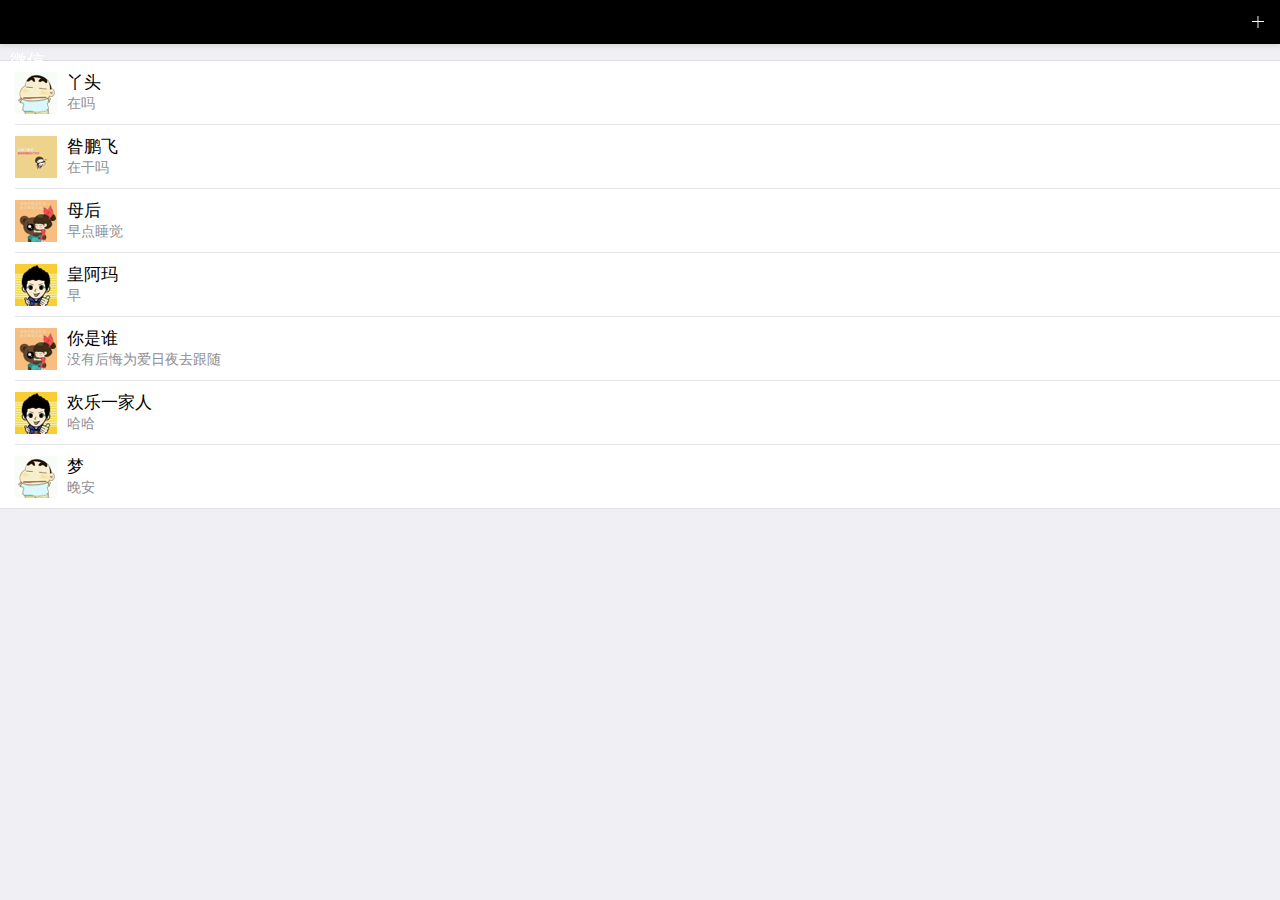
<file: index.html>
<!DOCTYPE html>
<html>
<head>
    <meta charset="utf-8">
    <meta name="viewport" content="width=device-width,initial-scale=1,minimum-scale=1,maximum-scale=1,user-scalable=no" />
    <title>首页 微信</title>
    <script src="js/mui.min.js"></script>
    <link href="css/mui.min.css" rel="stylesheet"/>
    <link rel="stylesheet" href="css/index.css" />
    <script type="text/javascript" charset="utf-8">
      	mui.init();
    </script>
</head>
<body>+
	
	<header class="mui-bar mui-bar-nav">
	    <a class=" mui-pull-left tit">微信</a>
	    <a href="" class="mui-icon mui-icon-plusempty mui-pull-right aa"></a>
	</header>
	<ul class="mui-table-view">
	    <li class="mui-table-view-cell mui-media">
	        <a href="javascript:;">
	            <img class="mui-media-object mui-pull-left" src="img/tou.jpg">
	            <div class="mui-media-body">
	                	丫头
	                <p class="mui-ellipsis">在吗</p>
	            </div>
	        </a>
	    </li>
	    
	    <li class="mui-table-view-cell mui-media">
	        <a href="javascript:;">
	            <img class="mui-media-object mui-pull-left" src="img/tu2.png">
	            <div class="mui-media-body">
	                	昝鹏飞
	                <p class="mui-ellipsis">在干吗</p>
	            </div>
	        </a>
	    </li>
	    
	    <li class="mui-table-view-cell mui-media">
	        <a href="javascript:;">
	            <img class="mui-media-object mui-pull-left" src="img/tu5.png">
	            <div class="mui-media-body">
	                	母后
	                <p class="mui-ellipsis">早点睡觉</p>
	            </div>
	        </a>
	    </li>
	    
	    <li class="mui-table-view-cell mui-media">
	        <a href="javascript:;">
	            <img class="mui-media-object mui-pull-left" src="img/tu4.png">
	            <div class="mui-media-body">
	                	皇阿玛
	                <p class="mui-ellipsis">早</p>
	            </div>
	        </a>
	    </li>
	    
	    <li class="mui-table-view-cell mui-media">
	        <a href="javascript:;">
	            <img class="mui-media-object mui-pull-left" src="img/tu5.png">
	            <div class="mui-media-body">
	                	你是谁
	                <p class="mui-ellipsis">没有后悔为爱日夜去跟随</p>
	            </div>
	        </a>
	    </li>
	    
	    <li class="mui-table-view-cell mui-media">
	        <a href="javascript:;">
	            <img class="mui-media-object mui-pull-left" src="img/tu4.png">
	            <div class="mui-media-body">
	                	欢乐一家人
	                <p class="mui-ellipsis">哈哈</p>
	            </div>
	        </a>
	    </li>
	    
	    <li class="mui-table-view-cell mui-media">
	        <a href="javascript:;">
	            <img class="mui-media-object mui-pull-left" src="img/tou.jpg">
	            <div class="mui-media-body">
	                	梦
	                <p class="mui-ellipsis">晚安</p>
	            </div>
	        </a>
	    </li>

	</ul>
	
	
	
</body>
</html>
</file>
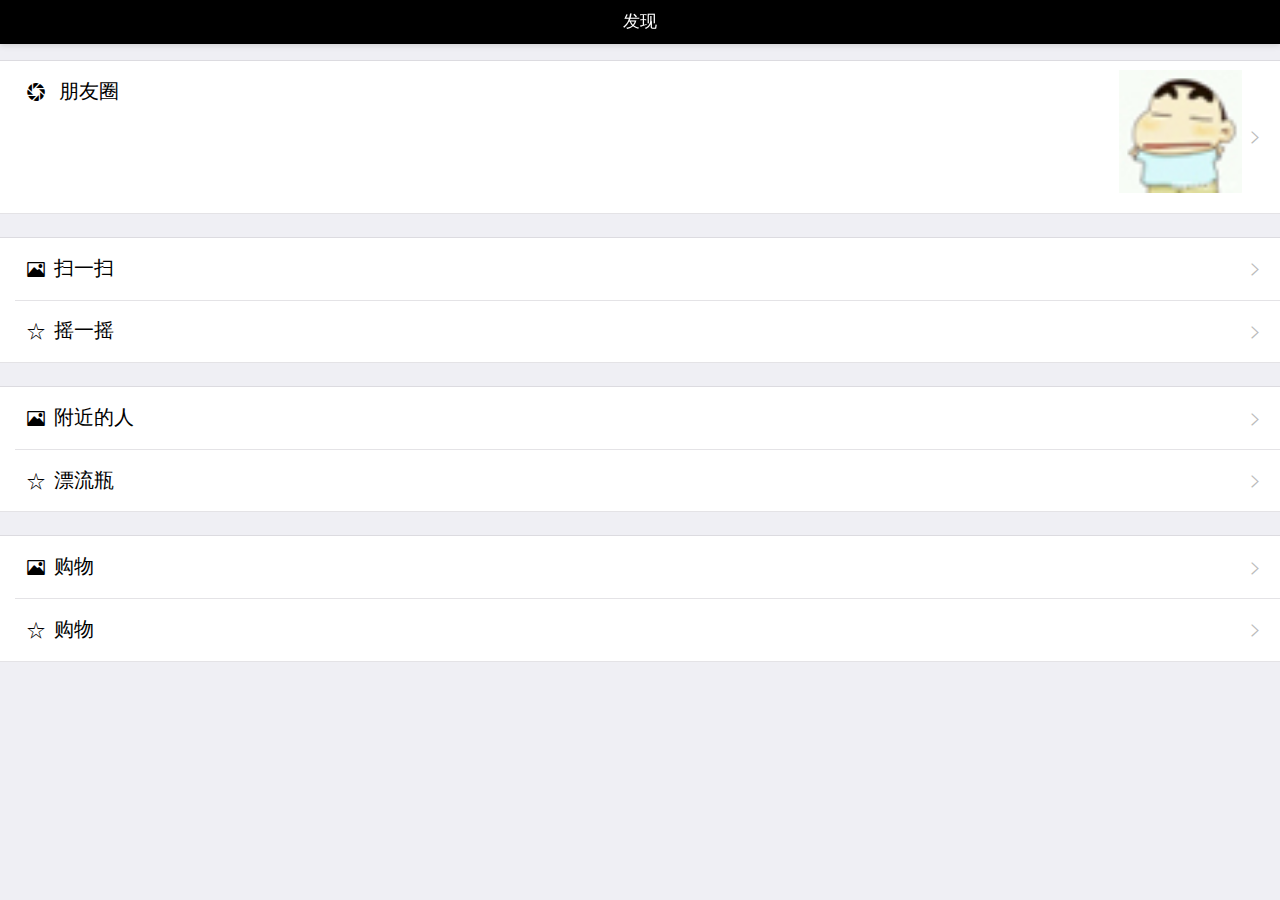
<file: html/faxian.html>
<!DOCTYPE html>
<html>
<head>
    <meta charset="utf-8">
    <meta name="viewport" content="width=device-width,initial-scale=1,minimum-scale=1,maximum-scale=1,user-scalable=no" />
    <title>发现</title>
    <script src="../js/mui.min.js"></script>
    <link href="../css/mui.min.css" rel="stylesheet"/>
    <link rel="stylesheet" href="../css/faxian.css" />
    <script type="text/javascript" charset="utf-8">
      	mui.init();
    </script>
</head>
<body>
	
	<header class="mui-bar mui-bar-nav hed">
	    <h1 class="mui-title tit">发现</h1>
	</header>
	<ul class="mui-table-view">
	    <li class="mui-table-view-cell mui-media">
	        <p class="mui-icon mui-icon-pengyouquan mui-navigate-right wo-p">
	        	<span>朋友圈</span>
	        	
	        </p><img src="../img/tou.jpg" alt="" class="tou"/>
	    
	    </li>
	</ul>
	<ul class="mui-table-view mt">
		<li class="mui-table-view-cell">
	    	<p class="mui-icon mui-icon-image mui-navigate-right wo-p"><span>扫一扫</span></p>
	    </li>
	    <li class="mui-table-view-cell">
	    	<p class="mui-icon mui-icon-star mui-navigate-right wo-p"><span>摇一摇</span></p>
	    </li>
	</ul>
	<ul class="mui-table-view mt">
		<li class="mui-table-view-cell">
	    	<p class="mui-icon mui-icon-image mui-navigate-right wo-p"><span>附近的人</span></p>
	    </li>
	    <li class="mui-table-view-cell">
	    	<p class="mui-icon mui-icon-star mui-navigate-right wo-p"><span>漂流瓶</span></p>
	    </li>
	</ul>
	<ul class="mui-table-view mt">
		<li class="mui-table-view-cell">
	    	<p class="mui-icon mui-icon-image mui-navigate-right wo-p"><span>购物</span></p>
	    </li>
	    <li class="mui-table-view-cell">
	    	<p class="mui-icon mui-icon-star mui-navigate-right wo-p"><span>购物</span></p>
	    </li>
	</ul>
	
	
</body>
</html>
</file>
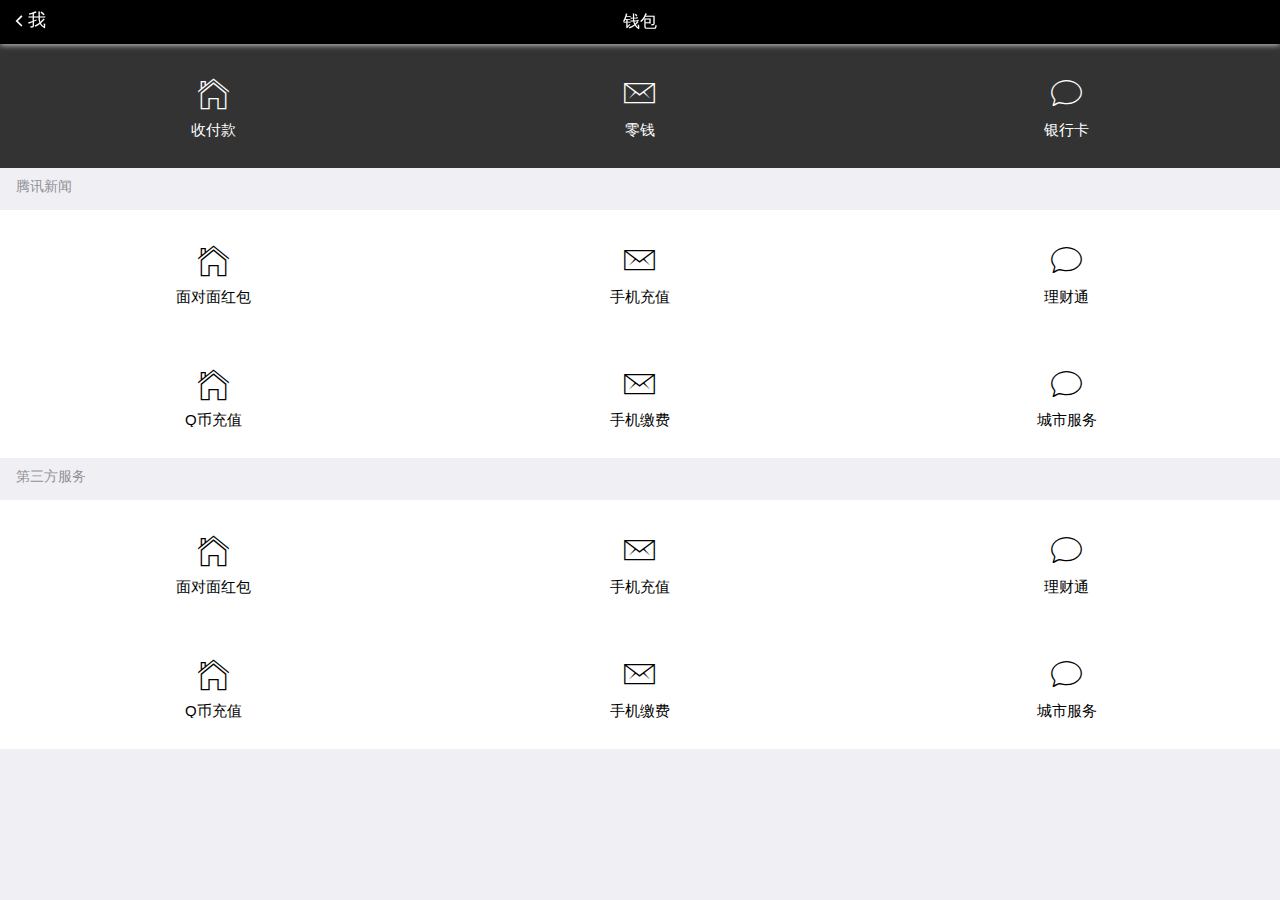
<file: html/qianbao.html>
<!DOCTYPE html>
<html>
<head>
    <meta charset="utf-8">
    <meta name="viewport" content="width=device-width,initial-scale=1,minimum-scale=1,maximum-scale=1,user-scalable=no" />
    <title>钱包</title>
    <script src="../js/mui.min.js"></script>
    <link href="../css/mui.min.css" rel="stylesheet"/>
    <link rel="stylesheet" href="../css/qianbao.css" />
    <script type="text/javascript" charset="utf-8">
      	mui.init();
    </script>
</head>
<body>
	
	<header class="mui-bar mui-bar-nav header">
	    <a class="mui-action-back mui-icon mui-icon-left-nav mui-pull-left fang">我</a>
	    <h1 class="mui-title">钱包</h1>
	</header>
		<ul class="mui-table-view mui-grid-view mui-grid-9" id="ul">
			<li class="mui-table-view-cell mui-media mui-col-xs-4 mui-col-sm-4">
			    <a href="#" class="aa">
			        <span class="mui-icon mui-icon-home span"></span>
			        <div class="mui-media-body" id="s">收付款</div>
			    </a>
			</li>
			<li class="mui-table-view-cell mui-media mui-col-xs-4 mui-col-sm-4">
			    <a href="#">
			        <span class="mui-icon mui-icon-email span"></span>
			        <div class="mui-media-body" id="s">零钱</div>
			    </a>
			</li>
			<li class="mui-table-view-cell mui-media mui-col-xs-4 mui-col-sm-4">
			    <a href="#">
			        <span class="mui-icon mui-icon-chatbubble span"></span>
			        <div class="mui-media-body " id="s">银行卡</div>
			    </a>
			</li>
	    </ul>
	    <p class="pp">腾讯新闻</p>
	    <ul class="mui-table-view mui-grid-view mui-grid-9" id="ul1">
			<li class="mui-table-view-cell mui-media mui-col-xs-4 mui-col-sm-4">
			    <a href="#">
			        <span class="mui-icon mui-icon-home span1"></span>
			        <div class="mui-media-body" id="s1">面对面红包</div>
			    </a>
			</li>
			<li class="mui-table-view-cell mui-media mui-col-xs-4 mui-col-sm-4">
			    <a href="#">
			        <span class="mui-icon mui-icon-email span1"></span>
			        <div class="mui-media-body" id="s1">手机充值</div>
			    </a>
			</li>
			<li class="mui-table-view-cell mui-media mui-col-xs-4 mui-col-sm-4">
			    <a href="#">
			        <span class="mui-icon mui-icon-chatbubble span1"></span>
			        <div class="mui-media-body " id="s1">理财通</div>
			    </a>
			</li>
			<li class="mui-table-view-cell mui-media mui-col-xs-4 mui-col-sm-4">
			    <a href="#" class="aa">
			        <span class="mui-icon mui-icon-home span1"></span>
			        <div class="mui-media-body" id="s1">Q币充值</div>
			    </a>
			</li>
			<li class="mui-table-view-cell mui-media mui-col-xs-4 mui-col-sm-4">
			    <a href="#">
			        <span class="mui-icon mui-icon-email span1"></span>
			        <div class="mui-media-body" id="s1">手机缴费</div>
			    </a>
			</li>
			<li class="mui-table-view-cell mui-media mui-col-xs-4 mui-col-sm-4">
			    <a href="#">
			        <span class="mui-icon mui-icon-chatbubble span1"></span>
			        <div class="mui-media-body " id="s1">城市服务</div>
			    </a>
			</li>
	    </ul>
	    <p class="pp">第三方服务</p>
	    <ul class="mui-table-view mui-grid-view mui-grid-9" id="ul1">
			<li class="mui-table-view-cell mui-media mui-col-xs-4 mui-col-sm-4">
			    <a href="#">
			        <span class="mui-icon mui-icon-home span1"></span>
			        <div class="mui-media-body" id="s1">面对面红包</div>
			    </a>
			</li>
			<li class="mui-table-view-cell mui-media mui-col-xs-4 mui-col-sm-4">
			    <a href="#">
			        <span class="mui-icon mui-icon-email span1"></span>
			        <div class="mui-media-body" id="s1">手机充值</div>
			    </a>
			</li>
			<li class="mui-table-view-cell mui-media mui-col-xs-4 mui-col-sm-4">
			    <a href="#">
			        <span class="mui-icon mui-icon-chatbubble span1"></span>
			        <div class="mui-media-body " id="s1">理财通</div>
			    </a>
			</li>
			<li class="mui-table-view-cell mui-media mui-col-xs-4 mui-col-sm-4">
			    <a href="#" class="aa">
			        <span class="mui-icon mui-icon-home span1"></span>
			        <div class="mui-media-body" id="s1">Q币充值</div>
			    </a>
			</li>
			<li class="mui-table-view-cell mui-media mui-col-xs-4 mui-col-sm-4">
			    <a href="#">
			        <span class="mui-icon mui-icon-email span1"></span>
			        <div class="mui-media-body" id="s1">手机缴费</div>
			    </a>
			</li>
			<li class="mui-table-view-cell mui-media mui-col-xs-4 mui-col-sm-4">
			    <a href="#">
			        <span class="mui-icon mui-icon-chatbubble span1"></span>
			        <div class="mui-media-body " id="s1">城市服务</div>
			    </a>
			</li>
	    </ul>
	
</body>
</html>
</file>
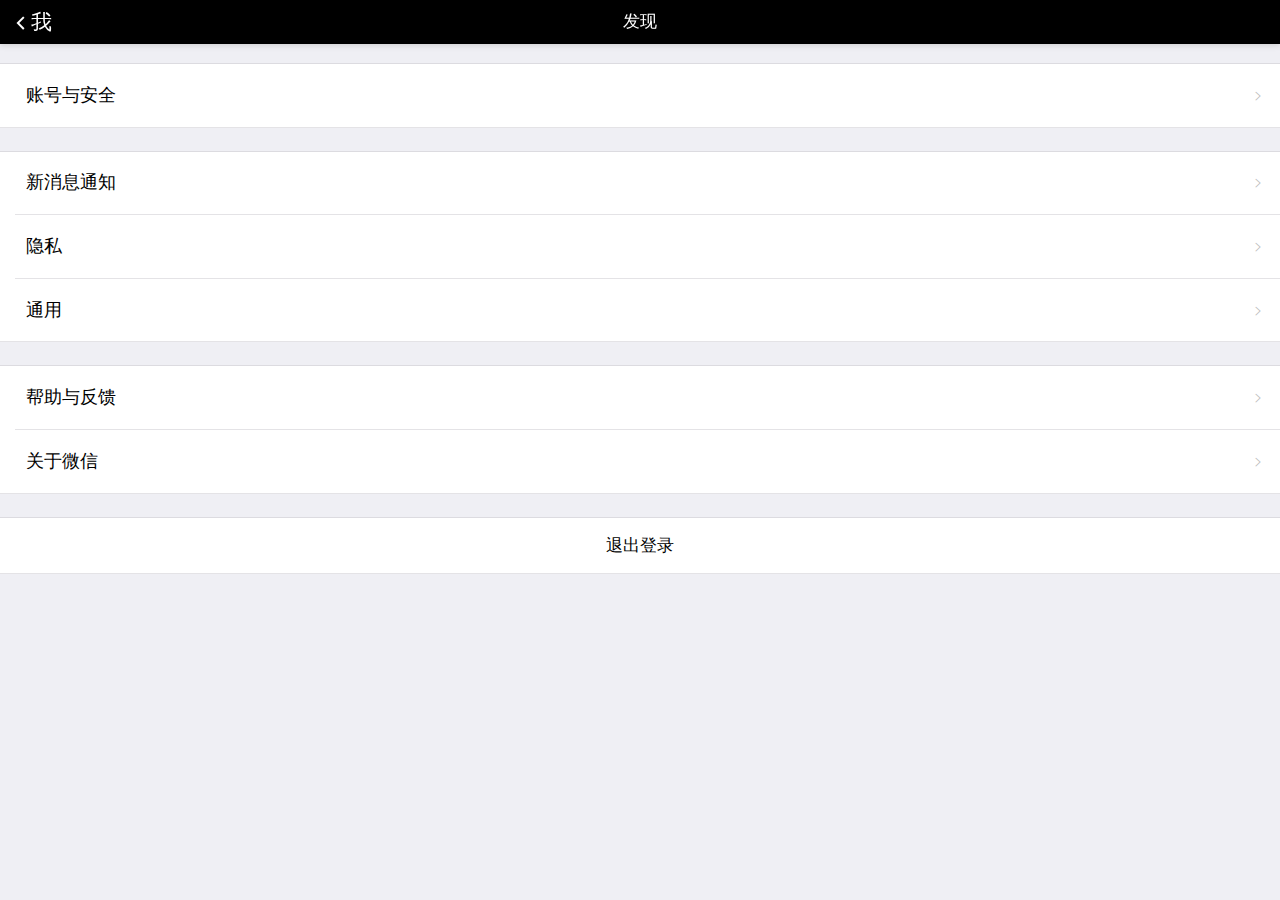
<file: html/shezhi.html>
<!DOCTYPE html>
<html>
<head>
    <meta charset="utf-8">
    <meta name="viewport" content="width=device-width,initial-scale=1,minimum-scale=1,maximum-scale=1,user-scalable=no" />
    <title>设置</title>
    <script src="../js/mui.min.js"></script>
    <link href="../css/mui.min.css" rel="stylesheet"/>
    <link rel="stylesheet" href="../css/faxian.css" />
    <script type="text/javascript" charset="utf-8">
      	mui.init();
    </script>
</head>
<body>
	
	<header class="mui-bar mui-bar-nav hed">
	    <a class=" mui-action-back mui-icon mui-icon-left-nav mui-pull-left " id="shezhi">我</a>
	    <h1 class="mui-title">发现</h1>
	</header>
	<ul class="mui-table-view mt mt1">
		<li class="mui-table-view-cell">
	    	<p class=" mui-navigate-right wo-p col"><span>账号与安全</span></p>
	   </li>
	</ul>
	<ul class="mui-table-view mt">
		<li class="mui-table-view-cell">
	    	<p class=" mui-navigate-right wo-p col"><span>新消息通知</span></p>
	    </li>
		<li class="mui-table-view-cell">
	    	<p class=" mui-navigate-right wo-p col"><span>隐私</span></p>
	    </li>
	    <li class="mui-table-view-cell">
	    	<p class=" mui-navigate-right wo-p col"><span>通用</span></p>
	    </li>
	    
	</ul>
	<ul class="mui-table-view mt">
		<li class="mui-table-view-cell">
	    	<p class=" mui-navigate-right wo-p col"><span>帮助与反馈</span></p>
	    </li>
	    <li class="mui-table-view-cell">
	    	<p class=" mui-navigate-right wo-p col"><span>关于微信</span></p>
	    </li>
	</ul>
	<ul class="mui-table-view mt">
		<li class="mui-table-view-cell ">
	    	<a class="mui-table-view-cell aa col " id="mag">退出登录</a>
	   </li>
	</ul>
	
</body>
</html>
</file>
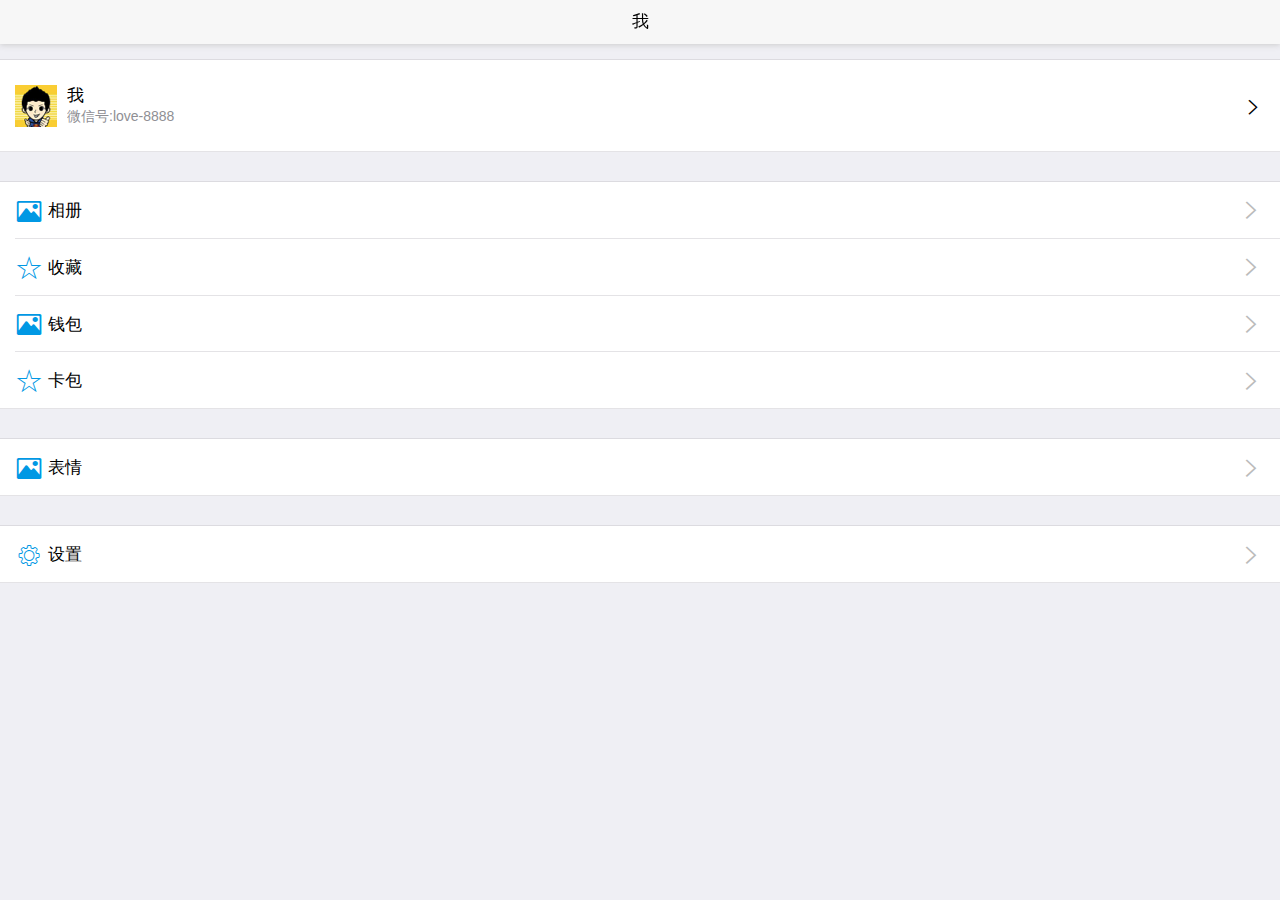
<file: html/wo.html>
<!DOCTYPE html>
<html>
<head>
    <meta charset="utf-8">
    <meta name="viewport" content="width=device-width,initial-scale=1,minimum-scale=1,maximum-scale=1,user-scalable=no" />
    <title>我</title>
    <script src="../js/mui.min.js"></script>
    <link href="../css/mui.min.css" rel="stylesheet"/>
    <link rel="stylesheet" href="../css/wo.css" />
    <script type="text/javascript" charset="utf-8">
      	mui.init();
    </script>
</head>
<body>
	
	<header class="mui-bar mui-bar-nav">
	    <h1 class="mui-title tit">我</h1>
	</header>
	<ul class="mui-table-view wo-ul">
	    <li class="mui-table-view-cell mui-media">
	        <a href="javascript:;">
	            <img class="mui-media-object mui-pull-left" src="../img/tu4.png">
	            <i class="mui-icon mui-icon-arrowright mui-pull-right xiao"></i>
	            <div class="mui-media-body">
	                	我
	                	
	                <p class="mui-ellipsis">微信号:love-8888
	                	
	                </p>
	                
	            </div>
	        </a>
	    </li>
	</ul>
	
	<ul class="mui-table-view wo-view">
	    <li class="mui-table-view-cell">
	    	<p class="mui-icon mui-icon-image mui-navigate-right wo-p"><span>相册</span></p>
	    </li>
	    <li class="mui-table-view-cell">
	    	<p class="mui-icon mui-icon-star mui-navigate-right wo-p"><span>收藏</span></p>
	    </li>
	    <li class="mui-table-view-cell">
	    	<p class="mui-icon mui-icon-image mui-navigate-right wo-p"><span>钱包</span></p>
	    </li>
	    <li class="mui-table-view-cell">
	    	<p class="mui-icon mui-icon-star mui-navigate-right wo-p"><span>卡包</span></p>
	    </li>

	</ul>
	
	<ul class="mui-table-view wo-list">
	 	<li class="mui-table-view-cell">
	    	<p class="mui-icon mui-icon-image mui-navigate-right wo-p"><span>表情</span></p>
	   </li>
	</ul>
	<ul class="mui-table-view wo-list">
	 	<li class="mui-table-view-cell">
	    	<p class="mui-icon mui-icon-gear mui-navigate-right wo-p"><span>设置</span></p>
	   </li>
	</ul>
</body>
</html>
</file>
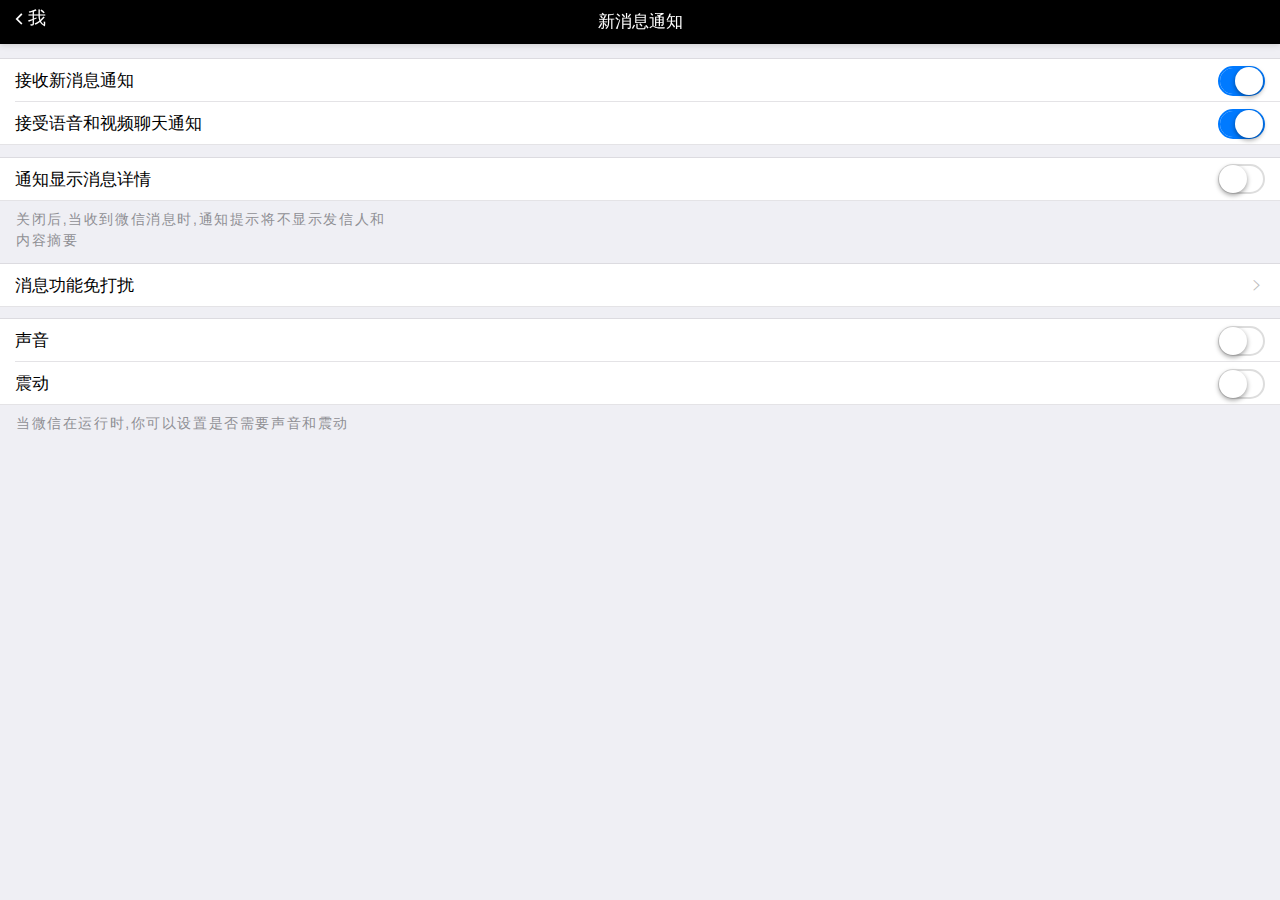
<file: html/xinxiaoxi.html>
<!DOCTYPE html>
<html>

	<head>
		<meta charset="utf-8">
		<meta name="viewport" content="width=device-width,initial-scale=1,minimum-scale=1,maximum-scale=1,user-scalable=no" />
		<title>新消息通知</title>
		<script src="../js/mui.min.js"></script>
		<link href="../css/mui.min.css" rel="stylesheet" />
		<link rel="stylesheet" href="../css/xiaoxi.css" />
		<script type="text/javascript" charset="utf-8">
			mui.init();
		</script>
	</head>

	<body>

		<header class="mui-bar mui-bar-nav header">
			<a class="mui-action-back mui-icon mui-icon-left-nav mui-pull-left fang">我</a>
			<h1 class="mui-title fang">新消息通知</h1>
		</header>
		<div class="mui-content">
			<ul class="mui-table-view">
				<li class="mui-table-view-cell">接收新消息通知
					<div class="mui-switch mui-switch-blue mui-switch-mini mui-active">
						<div class="mui-switch-handle"></div>
					</div>
				</li>
				<li class="mui-table-view-cell">接受语音和视频聊天通知
					<div class="mui-switch mui-switch-blue mui-switch-mini mui-active">
						<div class="mui-switch-handle"></div>
					</div>
				</li>
			</ul>
			
			<ul class="mui-table-view">
				<li class="mui-table-view-cell">通知显示消息详情
					<div class="mui-switch  mui-switch-mini ">
						<div class="mui-switch-handle"></div>
					</div>
				</li>
			</ul>
			<p class="pp">关闭后,当收到微信消息时,通知提示将不显示发信人和<br />内容摘要</p>
			<ul class="mui-table-view">
			    <li class="mui-table-view-cell">
			        <a class="mui-navigate-right">消息功能免打扰</a>
			    </li>
			</ul>
			
			<ul class="mui-table-view">
				<li class="mui-table-view-cell">声音
					<div class="mui-switch  mui-switch-mini ">
						<div class="mui-switch-handle"></div>
					</div>
				</li>
				<li class="mui-table-view-cell">震动
					<div class="mui-switch  mui-switch-mini ">
						<div class="mui-switch-handle"></div>
					</div>
				</li>
			</ul>
			<p class="pp">当微信在运行时,你可以设置是否需要声音和震动</p>
		</div>

	</body>

</html>
</file>
<file: css/index.css>
.mui-bar-nav {
    top: 0;
    -webkit-box-shadow: 0 1px 6px #ccc;
    box-shadow: 0 1px 6px #ccc;
    background: #000;
   	
}
.tit{
	color:#fff;
	margin-top:4%;
}
.mui-table-view {
    position: relative;
    margin-top: 40px;
    margin-bottom: initial;
    padding-left: 0;
    list-style: none;
    background-color: #fff;
}
.aa{
	color: #fff;
}
/*wo*/
</file>
<file: css/faxian.css>
.tit{
	color: #fff;
}
.hed{
	background: #000;
}
.mui-table-view{
	margin-top: 3.8rem;
}
.mui-icon {
    font-family: Muiicons;
     font-size: 20px; 
    font-weight: 400;
    font-style: normal;
    line-height: 1;
    display: inline-block;
    text-decoration: none;
    color: #000;
    -webkit-font-smoothing: antialiased;
}
.mui-icon span{
	margin-left: 0.5rem;
}
.mt{
	margin-top: 1.5rem;
}
.mui-table-view-cell{
	padding: 1.3rem 1.6rem;
}
.tou{
	float: right;
	width: 10%;
	margin-right: 0.8rem;
	margin-top: -0.7rem;
}
/*设置*/
.aa{
	display: block;
	text-align: center;
}
.col span{
	color: #000;
	font-size: 18px;
}
.mt1{
	margin-top: 4rem;
}
#mag{
	margin: -24px -15px;
}
.hed a{
	color: #fff;
}
.tit{
	color: #fff;
}
.hed .mui-title{
	color: #fff;
}
#shezhi{
	font-size: 1.3rem;
	padding-top: 0.8rem;
}
</file>
<file: css/qianbao.css>
.header{
	background: #000;
	color: #fff;
}

.header h1{
	color: #fff;
}
.mui-bar .mui-icon {
    font-size: 18px;
    position: relative;
    z-index: 20;
    padding-top: 12px;
    padding-bottom: 10px;
    color:#fff;
}
.mui-table-view{
	margin-top: 2rem;
}
.mui-grid-view.mui-grid-9 {
    margin:2.7rem 0 0 0;
    background: #333;
    border:none;
}
.span{
	color: #fff;
}
#s{
	color: #fff;
}
.mui-grid-view.mui-grid-9 .mui-table-view-cell {
    margin: 0;
    padding: 20px 15px;
    vertical-align: top;
    border-right:none;
    border-bottom: none;
}
.pp{
	padding-left: 1rem;
	margin-top: 0.5rem;
}
#ul1{
	margin:0.8rem 0 0rem 0;
	background: #fff;
	
}
#ul1 li{
	color: #000;
}

.span1,#s1{
	color: #000;
}
</file>
<file: css/wo.css>
.wo-header{
	margin-bottom: 40px;
}
.xiao{
	margin-top: 10px;
}
.wo-ul{
	margin: 60px 0 10px 0;
}
.mui-table-view-cell>a:not(.mui-btn) {
    margin: -3px -15px;
    padding: inherit;
}
.wo-p{
	font-size: 28px;
	color: #0098e4;
	vertical-align: middle;
}
.wo-p span{
	font-size: 17px;
	color: #000;
	margin-left: 5px;
	vertical-align: middle;
	margin-top: 7px;
	display: inline-block;
	
}
.mui-table-view-cell {
    position: relative;
    overflow: hidden;
    padding: 14px 15px;
    -webkit-touch-callout: none;
}
.wo-view{
    margin-top: 30px; 
    
}
.wo-list{
	margin-top: 30px;
}
</file>
<file: css/xiaoxi.css>
.header{
	background: #000;
}
.fang{
	color: #fff;
}
.mui-bar .mui-icon {
    font-size: 18px;
   
}
.mui-table-view {
    position: relative;
    margin-top: 0.8rem;
    margin-bottom: 0;
    padding-left: 0;
    list-style: none;
    background-color: #fff;
}
.pp{
	padding-left: 1rem;
	margin-top: 0.5rem;
	letter-spacing: 0.1rem;
}
</file>
